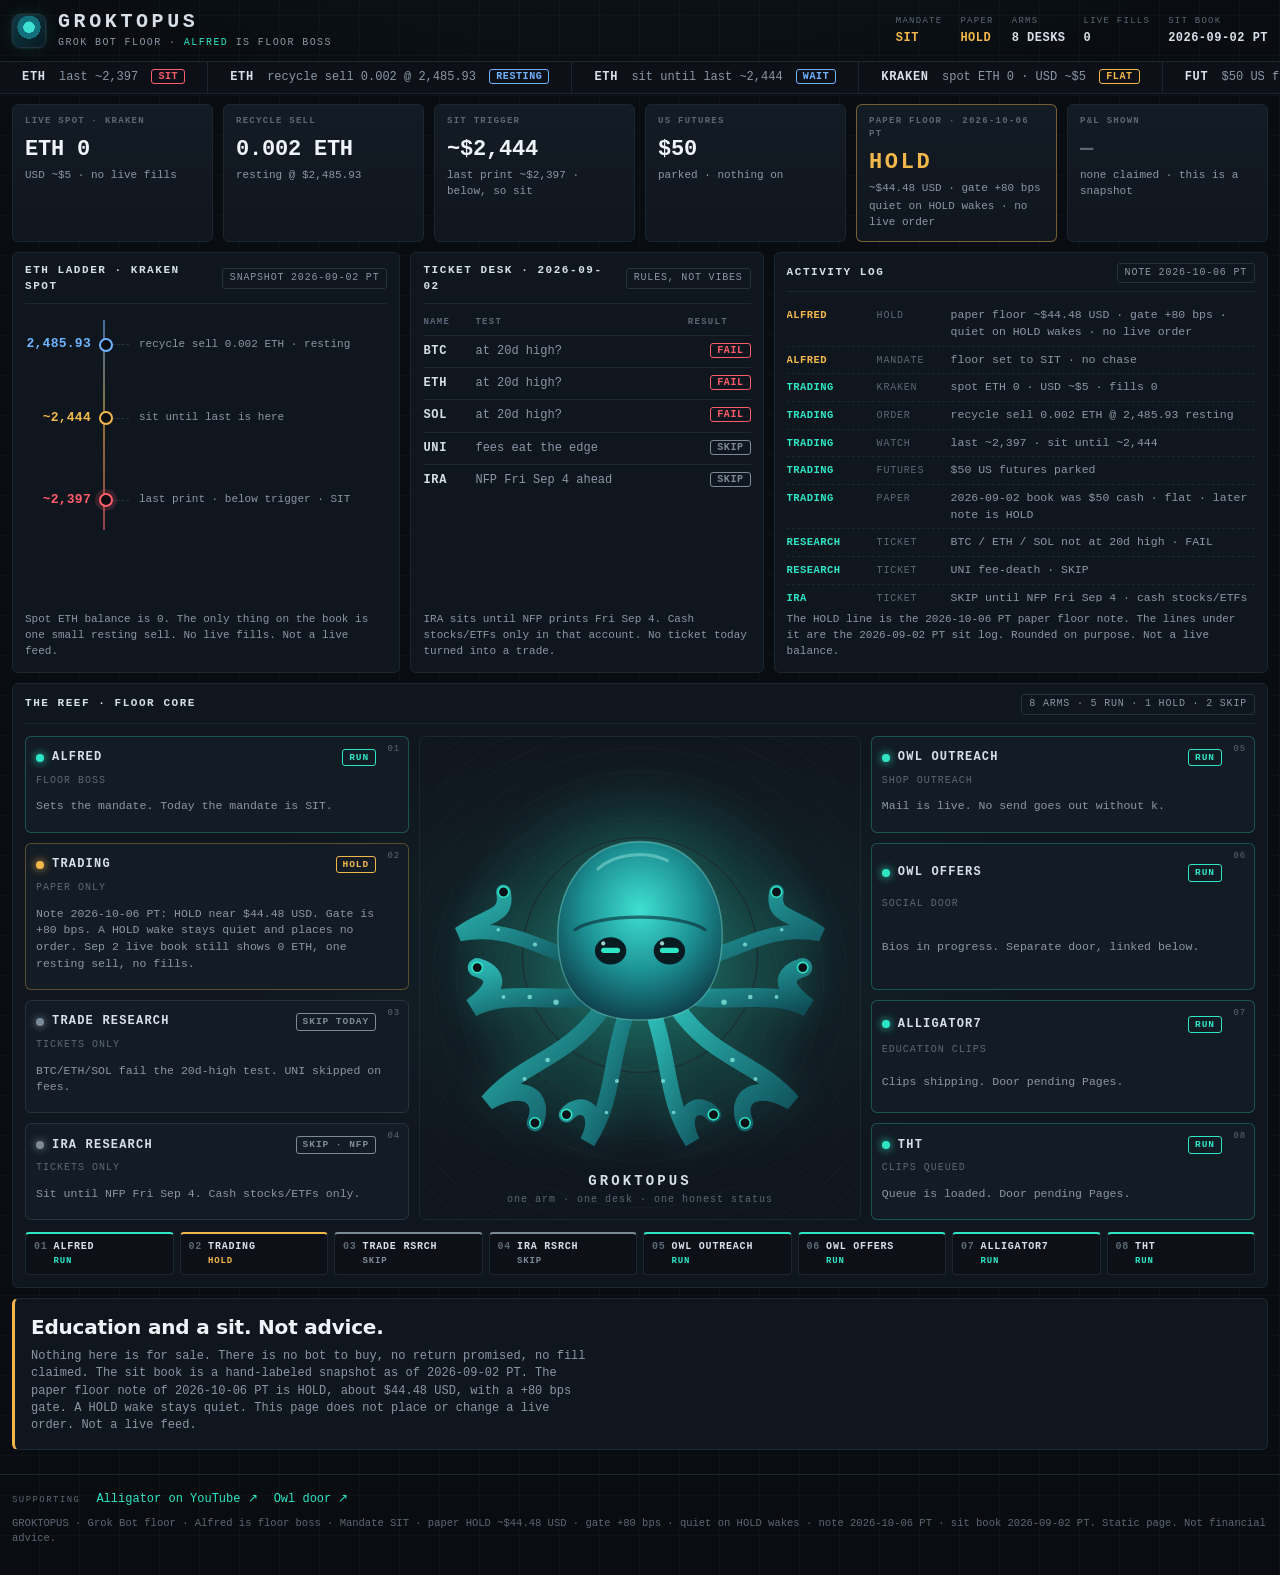
<file: index.html>
<!DOCTYPE html>
<html lang="en">
<head>
  <meta charset="utf-8" />
  <meta name="viewport" content="width=device-width, initial-scale=1" />
  <title>GROKTOPUS — Grok Bot floor. Mandate: SIT.</title>
  <meta name="description" content="GROKTOPUS is the Grok Bot trading floor. Alfred is floor boss. Eight desks, honest status, mandate SIT. Paper note 2026-10-06 PT: HOLD, about $44.48 USD, gate +80 bps, quiet on HOLD wakes. Sit book snapshot 2026-09-02 PT. Education and a sit. Not advice. Nothing for sale." />
  <link rel="canonical" href="https://alligator7-hub.github.io/groktopus-door/" />
  <link rel="icon" href="favicon.svg" type="image/svg+xml" />
  <meta name="theme-color" content="#090c11" />
  <meta property="og:type" content="website" />
  <meta property="og:site_name" content="GROKTOPUS" />
  <meta property="og:title" content="GROKTOPUS — Grok Bot floor. Mandate: SIT." />
  <meta property="og:description" content="Eight desks, honest status, no fake money. Paper note 2026-10-06 PT: HOLD, about $44.48, gate +80 bps. Sit book 2026-09-02 PT. Education and a sit. Not advice." />
  <meta property="og:url" content="https://alligator7-hub.github.io/groktopus-door/" />
  <meta name="twitter:card" content="summary" />
  <link rel="stylesheet" href="styles.css" />
</head>
<body>
  <a class="skip-link" href="#reef">Skip to the floor</a>

  <!-- ====== TOP BAR ====== -->
  <header class="topbar" role="banner">
    <div class="brand">
      <span class="brand-mark" aria-hidden="true"></span>
      <div class="brand-text">
        <h1>GROKTOPUS</h1>
        <p class="brand-sub">GROK BOT FLOOR · <span class="hl">ALFRED</span> IS FLOOR BOSS</p>
      </div>
    </div>
    <dl class="topmeta">
      <div><dt>MANDATE</dt><dd class="mandate">SIT</dd></div>
      <div><dt>PAPER</dt><dd class="mandate">HOLD</dd></div>
      <div><dt>ARMS</dt><dd>8 DESKS</dd></div>
      <div><dt>LIVE FILLS</dt><dd>0</dd></div>
      <div><dt>SIT BOOK</dt><dd>2026-09-02 PT</dd></div>
    </dl>
  </header>

  <!-- ====== TICKER ====== -->
  <div class="ticker" aria-label="Floor ticker. Paper note 2026-10-06 PT is HOLD near 44.48 dollars with an 80 basis point gate. Sit book snapshot 2026-09-02 PT.">
    <div class="ticker-track">
      <ul class="ticker-list">
        <li><b>ETH</b> last ~2,397 <i class="dn">SIT</i></li>
        <li><b>ETH</b> recycle sell 0.002 @ 2,485.93 <i class="wait">RESTING</i></li>
        <li><b>ETH</b> sit until last ~2,444 <i class="wait">WAIT</i></li>
        <li><b>KRAKEN</b> spot ETH 0 · USD ~$5 <i class="flat">FLAT</i></li>
        <li><b>FUT</b> $50 US futures parked <i class="flat">PARKED</i></li>
        <li><b>PAPER</b> HOLD ~$44.48 · gate +80 bps · quiet wakes <i class="flat">HOLD</i></li>
        <li><b>BTC</b> not at 20d high <i class="dn">FAIL</i></li>
        <li><b>ETH</b> not at 20d high <i class="dn">FAIL</i></li>
        <li><b>SOL</b> not at 20d high <i class="dn">FAIL</i></li>
        <li><b>UNI</b> fee-death <i class="skip">SKIP</i></li>
        <li><b>IRA</b> skip until NFP Fri Sep 4 <i class="skip">SKIP</i></li>
        <li><b>FILLS</b> none live <i class="flat">0</i></li>
      </ul>
      <ul class="ticker-list" aria-hidden="true">
        <li><b>ETH</b> last ~2,397 <i class="dn">SIT</i></li>
        <li><b>ETH</b> recycle sell 0.002 @ 2,485.93 <i class="wait">RESTING</i></li>
        <li><b>ETH</b> sit until last ~2,444 <i class="wait">WAIT</i></li>
        <li><b>KRAKEN</b> spot ETH 0 · USD ~$5 <i class="flat">FLAT</i></li>
        <li><b>FUT</b> $50 US futures parked <i class="flat">PARKED</i></li>
        <li><b>PAPER</b> HOLD ~$44.48 · gate +80 bps · quiet wakes <i class="flat">HOLD</i></li>
        <li><b>BTC</b> not at 20d high <i class="dn">FAIL</i></li>
        <li><b>ETH</b> not at 20d high <i class="dn">FAIL</i></li>
        <li><b>SOL</b> not at 20d high <i class="dn">FAIL</i></li>
        <li><b>UNI</b> fee-death <i class="skip">SKIP</i></li>
        <li><b>IRA</b> skip until NFP Fri Sep 4 <i class="skip">SKIP</i></li>
        <li><b>FILLS</b> none live <i class="flat">0</i></li>
      </ul>
    </div>
  </div>

  <main>
    <!-- ====== STAT TILES ====== -->
    <section class="tiles" aria-label="Book snapshot">
      <article class="tile">
        <h2>LIVE SPOT · KRAKEN</h2>
        <p class="big">ETH 0</p>
        <p class="sub">USD ~$5 · no live fills</p>
      </article>
      <article class="tile">
        <h2>RECYCLE SELL</h2>
        <p class="big">0.002 ETH</p>
        <p class="sub">resting @ $2,485.93</p>
      </article>
      <article class="tile">
        <h2>SIT TRIGGER</h2>
        <p class="big">~$2,444</p>
        <p class="sub">last print ~$2,397 · below, so sit</p>
      </article>
      <article class="tile">
        <h2>US FUTURES</h2>
        <p class="big">$50</p>
        <p class="sub">parked · nothing on</p>
      </article>
      <article class="tile hold-tile">
        <h2>PAPER FLOOR · 2026-10-06 PT</h2>
        <p class="big">HOLD</p>
        <p class="sub">~$44.48 USD · gate +80 bps</p>
        <p class="sub">quiet on HOLD wakes · no live order</p>
      </article>
      <article class="tile">
        <h2>P&amp;L SHOWN</h2>
        <p class="big muted">—</p>
        <p class="sub">none claimed · this is a snapshot</p>
      </article>
    </section>

    <!-- ====== LADDER + TICKETS + LOG ====== -->
    <section class="panels">
      <article class="panel ladder-panel">
        <header class="panel-head">
          <h2>ETH LADDER · KRAKEN SPOT</h2>
          <span class="tag">SNAPSHOT 2026-09-02 PT</span>
        </header>
        <div class="ladder" role="img" aria-label="ETH price ladder: recycle sell resting at 2,485.93, sit trigger at about 2,444, last print about 2,397.">
          <div class="rail"></div>
          <div class="rung sell" style="--y:12%">
            <span class="px">2,485.93</span>
            <span class="lbl">recycle sell 0.002 ETH · resting</span>
          </div>
          <div class="rung trig" style="--y:47%">
            <span class="px">~2,444</span>
            <span class="lbl">sit until last is here</span>
          </div>
          <div class="rung last" style="--y:86%">
            <span class="px">~2,397</span>
            <span class="lbl">last print · below trigger · SIT</span>
          </div>
        </div>
        <p class="fine">Spot ETH balance is 0. The only thing on the book is one small resting sell. No live fills. Not a live feed.</p>
      </article>

      <article class="panel tickets-panel">
        <header class="panel-head">
          <h2>TICKET DESK · 2026-09-02</h2>
          <span class="tag">RULES, NOT VIBES</span>
        </header>
        <table class="tickets">
          <thead><tr><th>NAME</th><th>TEST</th><th>RESULT</th></tr></thead>
          <tbody>
            <tr><td>BTC</td><td>at 20d high?</td><td><i class="dn">FAIL</i></td></tr>
            <tr><td>ETH</td><td>at 20d high?</td><td><i class="dn">FAIL</i></td></tr>
            <tr><td>SOL</td><td>at 20d high?</td><td><i class="dn">FAIL</i></td></tr>
            <tr><td>UNI</td><td>fees eat the edge</td><td><i class="skip">SKIP</i></td></tr>
            <tr><td>IRA</td><td>NFP Fri Sep 4 ahead</td><td><i class="skip">SKIP</i></td></tr>
          </tbody>
        </table>
        <p class="fine">IRA sits until NFP prints Fri Sep 4. Cash stocks/ETFs only in that account. No ticket today turned into a trade.</p>
      </article>

      <article class="panel log-panel">
        <header class="panel-head">
          <h2>ACTIVITY LOG</h2>
          <span class="tag">NOTE 2026-10-06 PT</span>
        </header>
        <ol class="log">
          <li><span class="who alfred">ALFRED</span><span class="act">HOLD</span><span class="msg">paper floor ~$44.48 USD · gate +80 bps · quiet on HOLD wakes · no live order</span></li>
          <li><span class="who alfred">ALFRED</span><span class="act">MANDATE</span><span class="msg">floor set to SIT · no chase</span></li>
          <li><span class="who">TRADING</span><span class="act">KRAKEN</span><span class="msg">spot ETH 0 · USD ~$5 · fills 0</span></li>
          <li><span class="who">TRADING</span><span class="act">ORDER</span><span class="msg">recycle sell 0.002 ETH @ 2,485.93 resting</span></li>
          <li><span class="who">TRADING</span><span class="act">WATCH</span><span class="msg">last ~2,397 · sit until ~2,444</span></li>
          <li><span class="who">TRADING</span><span class="act">FUTURES</span><span class="msg">$50 US futures parked</span></li>
          <li><span class="who">TRADING</span><span class="act">PAPER</span><span class="msg">2026-09-02 book was $50 cash · flat · later note is HOLD</span></li>
          <li><span class="who">RESEARCH</span><span class="act">TICKET</span><span class="msg">BTC / ETH / SOL not at 20d high · FAIL</span></li>
          <li><span class="who">RESEARCH</span><span class="act">TICKET</span><span class="msg">UNI fee-death · SKIP</span></li>
          <li><span class="who">IRA</span><span class="act">TICKET</span><span class="msg">SKIP until NFP Fri Sep 4 · cash stocks/ETFs only</span></li>
          <li><span class="who">OUTREACH</span><span class="act">MAIL</span><span class="msg">mail live · no send without k</span></li>
          <li><span class="who">OFFERS</span><span class="act">SOCIAL</span><span class="msg">bios in progress</span></li>
          <li><span class="who">ALLIGATOR7</span><span class="act">CLIPS</span><span class="msg">education clips · door pending Pages</span></li>
          <li><span class="who">THT</span><span class="act">CLIPS</span><span class="msg">queued · door pending Pages</span></li>
        </ol>
        <p class="fine">The HOLD line is the 2026-10-06 PT paper floor note. The lines under it are the 2026-09-02 PT sit log. Rounded on purpose. Not a live balance.</p>
      </article>
    </section>

    <!-- ====== THE REEF: OCTOPUS + EIGHT DESKS ====== -->
    <section class="reef" id="reef" aria-labelledby="reef-title">
      <header class="panel-head reef-head">
        <h2 id="reef-title">THE REEF · FLOOR CORE</h2>
        <span class="tag">8 ARMS · 5 RUN · 1 HOLD · 2 SKIP</span>
      </header>

      <div class="reef-grid">
        <!-- Left column -->
        <article class="desk run" style="--n:'01'">
          <header><span class="dot"></span><h3>ALFRED</h3><span class="state">RUN</span></header>
          <p class="role">floor boss</p>
          <p class="note">Sets the mandate. Today the mandate is SIT.</p>
        </article>
        <article class="desk sit" style="--n:'02'">
          <header><span class="dot"></span><h3>TRADING</h3><span class="state">HOLD</span></header>
          <p class="role">paper only</p>
          <p class="note">Note 2026-10-06 PT: HOLD near $44.48 USD. Gate is +80 bps. A HOLD wake stays quiet and places no order. Sep 2 live book still shows 0 ETH, one resting sell, no fills.</p>
        </article>
        <article class="desk skip" style="--n:'03'">
          <header><span class="dot"></span><h3>TRADE RESEARCH</h3><span class="state">SKIP TODAY</span></header>
          <p class="role">tickets only</p>
          <p class="note">BTC/ETH/SOL fail the 20d-high test. UNI skipped on fees.</p>
        </article>
        <article class="desk skip" style="--n:'04'">
          <header><span class="dot"></span><h3>IRA RESEARCH</h3><span class="state">SKIP · NFP</span></header>
          <p class="role">tickets only</p>
          <p class="note">Sit until NFP Fri Sep 4. Cash stocks/ETFs only.</p>
        </article>

        <!-- Center: original octopus -->
        <figure class="core" aria-label="Original GROKTOPUS octopus mark, eight arms reaching to eight desks">
          <svg viewBox="0 0 400 400" xmlns="http://www.w3.org/2000/svg" role="img">
            <title>GROKTOPUS</title>
            <defs>
              <radialGradient id="mantle" cx="50%" cy="38%" r="65%">
                <stop offset="0" stop-color="#3ee0d2"/>
                <stop offset="0.55" stop-color="#1c8f92"/>
                <stop offset="1" stop-color="#0d3b48"/>
              </radialGradient>
              <linearGradient id="arm" x1="0" y1="0" x2="1" y2="1">
                <stop offset="0" stop-color="#2bb7b3"/>
                <stop offset="1" stop-color="#0f4d57"/>
              </linearGradient>
              <radialGradient id="glow" cx="50%" cy="50%" r="50%">
                <stop offset="0" stop-color="#2ee6c5" stop-opacity=".28"/>
                <stop offset="1" stop-color="#2ee6c5" stop-opacity="0"/>
              </radialGradient>
            </defs>

            <!-- orbit rings -->
            <circle cx="200" cy="200" r="186" fill="url(#glow)"/>
            <circle cx="200" cy="200" r="150" fill="none" stroke="#1d2a33" stroke-width="1" stroke-dasharray="3 7"/>
            <circle cx="200" cy="200" r="112" fill="none" stroke="#1d2a33" stroke-width="1"/>

            <!-- eight arms: tapered strokes, one per desk -->
            <g fill="none" stroke="url(#arm)" stroke-linecap="round" class="arms">
              <path d="M170 235 C120 250, 80 230, 40 250 C60 235, 70 220, 45 212" stroke-width="18"/>
              <path d="M165 250 C130 300, 90 300, 55 340 C90 320, 110 335, 100 360" stroke-width="16"/>
              <path d="M185 262 C170 310, 175 340, 150 378 C165 350, 145 335, 130 352" stroke-width="15"/>
              <path d="M215 262 C230 310, 225 340, 250 378 C235 350, 255 335, 270 352" stroke-width="15"/>
              <path d="M235 250 C270 300, 310 300, 345 340 C310 320, 290 335, 300 360" stroke-width="16"/>
              <path d="M230 235 C280 250, 320 230, 360 250 C340 235, 330 220, 355 212" stroke-width="18"/>
              <path d="M238 210 C290 200, 320 170, 372 180 C345 160, 325 165, 330 140" stroke-width="14"/>
              <path d="M162 210 C110 200, 80 170, 28 180 C55 160, 75 165, 70 140" stroke-width="14"/>
            </g>
            <!-- suckers -->
            <g fill="#8ff2e6" opacity=".7">
              <circle cx="120" cy="245" r="2.6"/><circle cx="95" cy="240" r="2.2"/><circle cx="70" cy="240" r="1.8"/>
              <circle cx="280" cy="245" r="2.6"/><circle cx="305" cy="240" r="2.2"/><circle cx="330" cy="240" r="1.8"/>
              <circle cx="112" cy="300" r="2.2"/><circle cx="90" cy="318" r="1.9"/>
              <circle cx="288" cy="300" r="2.2"/><circle cx="310" cy="318" r="1.9"/>
              <circle cx="178" cy="320" r="2"/><circle cx="168" cy="350" r="1.7"/>
              <circle cx="222" cy="320" r="2"/><circle cx="232" cy="350" r="1.7"/>
              <circle cx="300" cy="190" r="2"/><circle cx="335" cy="176" r="1.7"/>
              <circle cx="100" cy="190" r="2"/><circle cx="65" cy="176" r="1.7"/>
            </g>

            <!-- mantle: tall rounded head -->
            <path d="M200 92 C252 92, 282 138, 278 190 C275 236, 250 262, 200 262 C150 262, 125 236, 122 190 C118 138, 148 92, 200 92 Z" fill="url(#mantle)" stroke="#8ff2e6" stroke-opacity=".35" stroke-width="1.5"/>
            <!-- brow band -->
            <path d="M138 176 C160 160, 240 160, 262 176" fill="none" stroke="#0b2b33" stroke-width="3" stroke-linecap="round" opacity=".6"/>
            <!-- eyes: horizontal bar pupils, calm not cartoon -->
            <g>
              <ellipse cx="172" cy="196" rx="15" ry="13" fill="#071b21"/>
              <ellipse cx="228" cy="196" rx="15" ry="13" fill="#071b21"/>
              <rect x="163" y="193" width="18" height="5" rx="2.5" fill="#2ee6c5"/>
              <rect x="219" y="193" width="18" height="5" rx="2.5" fill="#2ee6c5"/>
              <circle cx="165" cy="189" r="2" fill="#bffff5" opacity=".8"/>
              <circle cx="221" cy="189" r="2" fill="#bffff5" opacity=".8"/>
            </g>
            <!-- mantle sheen -->
            <path d="M160 118 C175 104, 205 100, 226 110" fill="none" stroke="#bffff5" stroke-opacity=".35" stroke-width="3" stroke-linecap="round"/>
            <!-- desk nodes at arm tips -->
            <g class="nodes" fill="#0b1117" stroke="#2ee6c5" stroke-width="1.5">
              <circle cx="45" cy="212" r="5"/><circle cx="100" cy="360" r="5"/><circle cx="130" cy="352" r="5"/><circle cx="270" cy="352" r="5"/>
              <circle cx="300" cy="360" r="5"/><circle cx="355" cy="212" r="5"/><circle cx="330" cy="140" r="5"/><circle cx="70" cy="140" r="5"/>
            </g>
          </svg>
          <figcaption>
            <span class="core-title">GROKTOPUS</span>
            <span class="core-sub">one arm · one desk · one honest status</span>
          </figcaption>
        </figure>

        <!-- Right column -->
        <article class="desk run" style="--n:'05'">
          <header><span class="dot"></span><h3>OWL OUTREACH</h3><span class="state">RUN</span></header>
          <p class="role">shop outreach</p>
          <p class="note">Mail is live. No send goes out without k.</p>
        </article>
        <article class="desk run" style="--n:'06'">
          <header><span class="dot"></span><h3>OWL OFFERS</h3><span class="state">RUN</span></header>
          <p class="role">social door</p>
          <p class="note">Bios in progress. Separate door, linked below.</p>
        </article>
        <article class="desk run" style="--n:'07'">
          <header><span class="dot"></span><h3>ALLIGATOR7</h3><span class="state">RUN</span></header>
          <p class="role">education clips</p>
          <p class="note">Clips shipping. Door pending Pages.</p>
        </article>
        <article class="desk run" style="--n:'08'">
          <header><span class="dot"></span><h3>THT</h3><span class="state">RUN</span></header>
          <p class="role">clips queued</p>
          <p class="note">Queue is loaded. Door pending Pages.</p>
        </article>
      </div>

      <!-- Roll call strip -->
      <ol class="rollcall" aria-label="Eight arms roll call">
        <li class="run"><b>01</b>ALFRED<i>RUN</i></li>
        <li class="sit"><b>02</b>TRADING<i>HOLD</i></li>
        <li class="skip"><b>03</b>TRADE RSRCH<i>SKIP</i></li>
        <li class="skip"><b>04</b>IRA RSRCH<i>SKIP</i></li>
        <li class="run"><b>05</b>OWL OUTREACH<i>RUN</i></li>
        <li class="run"><b>06</b>OWL OFFERS<i>RUN</i></li>
        <li class="run"><b>07</b>ALLIGATOR7<i>RUN</i></li>
        <li class="run"><b>08</b>THT<i>RUN</i></li>
      </ol>
    </section>

    <!-- ====== THE LINE ====== -->
    <section class="line" aria-label="What this page is">
      <p class="line-main">Education and a sit. Not advice.</p>
      <p class="line-sub">Nothing here is for sale. There is no bot to buy, no return promised, no fill claimed. The sit book is a hand-labeled snapshot as of 2026-09-02 PT. The paper floor note of 2026-10-06 PT is HOLD, about $44.48 USD, with a +80 bps gate. A HOLD wake stays quiet. This page does not place or change a live order. Not a live feed.</p>
    </section>
  </main>

  <footer class="foot">
    <div class="foot-links">
      <span class="foot-label">SUPPORTING</span>
      <a href="https://www.youtube.com/channel/UCKOJdD9WkZSSrFBQMr-6TzQ" rel="noopener" target="_blank">Alligator on YouTube ↗</a>
      <a href="https://alligator7-hub.github.io/owl-offers-door/" rel="noopener" target="_blank">Owl door ↗</a>
    </div>
    <p class="foot-fine">GROKTOPUS · Grok Bot floor · Alfred is floor boss · Mandate SIT · paper HOLD ~$44.48 USD · gate +80 bps · quiet on HOLD wakes · note 2026-10-06 PT · sit book 2026-09-02 PT. Static page. Not financial advice.</p>
  </footer>
</body>
</html>
</file>
<file: styles.css>
/* GROKTOPUS door — dark command-center, dense, honest. Static. */

:root {
  --bg: #090c11;
  --bg-2: #0d1117;
  --panel: #10161e;
  --panel-2: #131b24;
  --line: #1c2631;
  --line-2: #26323f;
  --text: #d7e0e8;
  --text-dim: #8a97a5;
  --text-mute: #5b6875;
  --run: #2ee6c5;
  --sit: #f2b84b;
  --skip: #7d8b99;
  --fail: #ff5d6c;
  --wait: #6fb4ff;
  --mono: ui-monospace, "SFMono-Regular", Menlo, Consolas, "Liberation Mono", monospace;
  --sans: "Inter", system-ui, -apple-system, "Segoe UI", Roboto, sans-serif;
  --r: 6px;
  --gap: 10px;
}

* { box-sizing: border-box; }
html { background: var(--bg); color-scheme: dark; }
body {
  margin: 0;
  font-family: var(--mono);
  font-size: 13px;
  line-height: 1.45;
  color: var(--text);
  background:
    radial-gradient(1200px 500px at 50% -10%, rgba(46, 230, 197, 0.06), transparent 60%),
    repeating-linear-gradient(0deg, transparent 0 39px, rgba(255, 255, 255, 0.018) 39px 40px),
    repeating-linear-gradient(90deg, transparent 0 39px, rgba(255, 255, 255, 0.018) 39px 40px),
    var(--bg);
  -webkit-font-smoothing: antialiased;
}
a { color: var(--run); text-decoration: none; }
a:hover, a:focus-visible { text-decoration: underline; }
h1, h2, h3, p, dl, dd, dt, ol, ul, figure { margin: 0; }
ol, ul { padding: 0; list-style: none; }

.skip-link {
  position: absolute; left: -9999px; top: 8px; padding: 6px 10px;
  background: var(--run); color: #031a17; z-index: 100; border-radius: var(--r);
}
.skip-link:focus { left: 8px; }

main { max-width: 1320px; margin: 0 auto; padding: 0 12px 24px; display: grid; gap: var(--gap); }

/* ---------- status tokens ---------- */
i.dn, i.skip, i.wait, i.flat, i.run {
  font-style: normal; font-weight: 700; font-size: 10px; letter-spacing: .06em;
  padding: 1px 6px; border-radius: 3px; border: 1px solid currentColor; margin-left: 6px; vertical-align: 1px;
}
i.dn { color: var(--fail); }
i.skip { color: var(--skip); }
i.wait { color: var(--wait); }
i.flat { color: var(--sit); }
i.run { color: var(--run); }

.tag {
  font-size: 10px; letter-spacing: .08em; color: var(--text-dim);
  border: 1px solid var(--line-2); padding: 2px 7px; border-radius: 3px; white-space: nowrap;
}
.hl { color: var(--run); }

/* ---------- top bar ---------- */
.topbar {
  max-width: 1320px; margin: 0 auto; padding: 12px 12px 10px;
  display: flex; align-items: center; justify-content: space-between; gap: 16px; flex-wrap: wrap;
}
.brand { display: flex; align-items: center; gap: 12px; }
.brand-mark {
  width: 34px; height: 34px; border-radius: 8px; flex: 0 0 auto;
  background:
    radial-gradient(circle at 50% 38%, #3ee0d2 0 22%, #14707a 23% 45%, transparent 46%),
    linear-gradient(135deg, #0f3a44, #071a21);
  border: 1px solid var(--line-2);
  box-shadow: 0 0 0 1px rgba(46, 230, 197, 0.08), 0 0 18px rgba(46, 230, 197, 0.12);
}
.brand h1 { font-size: 20px; letter-spacing: .18em; font-weight: 800; line-height: 1; }
.brand-sub { font-size: 10px; letter-spacing: .14em; color: var(--text-dim); margin-top: 4px; }
.topmeta { display: flex; gap: 18px; flex-wrap: wrap; }
.topmeta div { display: grid; gap: 2px; }
.topmeta dt { font-size: 9px; letter-spacing: .14em; color: var(--text-mute); }
.topmeta dd { font-size: 12px; font-weight: 700; letter-spacing: .04em; }
.topmeta .mandate { color: var(--sit); }

/* ---------- ticker ---------- */
.ticker {
  border-top: 1px solid var(--line); border-bottom: 1px solid var(--line);
  background: var(--bg-2); overflow: hidden; white-space: nowrap; margin-bottom: var(--gap);
}
.ticker-track { display: inline-flex; animation: tick 46s linear infinite; }
.ticker:hover .ticker-track { animation-play-state: paused; }
.ticker-list { display: inline-flex; }
.ticker-list li { padding: 7px 22px; border-right: 1px solid var(--line); font-size: 12px; color: var(--text-dim); }
.ticker-list b { color: var(--text); margin-right: 6px; letter-spacing: .06em; }
@keyframes tick { from { transform: translateX(0); } to { transform: translateX(-50%); } }
@media (prefers-reduced-motion: reduce) {
  .ticker-track { animation: none; flex-wrap: wrap; }
  .ticker { white-space: normal; }
  .ticker-list[aria-hidden] { display: none; }
}

/* ---------- tiles ---------- */
.tiles { display: grid; grid-template-columns: repeat(6, 1fr); gap: var(--gap); }
.tile {
  background: linear-gradient(180deg, var(--panel-2), var(--panel));
  border: 1px solid var(--line); border-radius: var(--r); padding: 10px 12px; min-width: 0;
}
.tile h2 { font-size: 9px; letter-spacing: .14em; color: var(--text-mute); font-weight: 600; }
.tile .big { font-size: 22px; font-weight: 800; margin-top: 6px; letter-spacing: -.01em; color: #eef4f8; }
.tile .big.muted { color: var(--text-mute); }
.tile .sub { font-size: 11px; color: var(--text-dim); margin-top: 2px; }
.tile.hold-tile { border-color: rgba(242, 184, 75, 0.45); }
.tile.hold-tile .big { color: var(--sit); letter-spacing: .12em; }
@media (max-width: 1000px) { .tiles { grid-template-columns: repeat(3, 1fr); } }
@media (max-width: 560px) { .tiles { grid-template-columns: repeat(2, 1fr); } .tile .big { font-size: 19px; } }

/* ---------- panels ---------- */
.panels { display: grid; grid-template-columns: 1.1fr 1fr 1.4fr; gap: var(--gap); }
.panel {
  background: var(--panel); border: 1px solid var(--line); border-radius: var(--r);
  padding: 10px 12px 12px; min-width: 0; display: flex; flex-direction: column; gap: 10px;
}
.panel-head {
  display: flex; align-items: center; justify-content: space-between; gap: 10px;
  padding-bottom: 8px; border-bottom: 1px solid var(--line);
}
.panel-head h2 { font-size: 11px; letter-spacing: .14em; font-weight: 700; color: var(--text); }
.fine { font-size: 11px; color: var(--text-dim); margin-top: auto; }
@media (max-width: 1000px) { .panels { grid-template-columns: 1fr 1fr; } .log-panel { grid-column: 1 / -1; } }
@media (max-width: 640px) { .panels { grid-template-columns: 1fr; } }

/* ladder */
.ladder { position: relative; height: 210px; margin: 6px 0 4px 78px; }
.ladder .rail {
  position: absolute; left: 0; top: 0; bottom: 0; width: 2px;
  background: linear-gradient(180deg, var(--wait), var(--sit) 50%, var(--fail));
  opacity: .55;
}
.rung {
  position: absolute; left: 0; top: var(--y); transform: translateY(-50%);
  display: flex; align-items: center; gap: 10px; white-space: nowrap;
}
.rung::before {
  content: ""; width: 26px; height: 0; border-top: 1px dashed var(--line-2);
}
.rung .px {
  position: absolute; right: calc(100% + 12px); font-weight: 800; font-size: 13px; letter-spacing: .02em;
}
.rung .lbl { font-size: 11px; color: var(--text-dim); }
.rung::after {
  content: ""; position: absolute; left: -4px; width: 10px; height: 10px; border-radius: 50%;
  background: var(--bg); border: 2px solid currentColor;
}
.rung.sell { color: var(--wait); }
.rung.trig { color: var(--sit); }
.rung.last { color: var(--fail); }
.rung.last::after { box-shadow: 0 0 0 4px rgba(255, 93, 108, 0.15); }
@media (max-width: 420px) { .rung .lbl { white-space: normal; max-width: 150px; line-height: 1.25; } }

/* tickets */
.tickets { width: 100%; border-collapse: collapse; font-size: 12px; }
.tickets th {
  text-align: left; font-size: 9px; letter-spacing: .14em; color: var(--text-mute); font-weight: 600;
  padding: 2px 0 6px;
}
.tickets td { padding: 7px 0; border-top: 1px solid var(--line); color: var(--text-dim); }
.tickets td:first-child { color: var(--text); font-weight: 700; letter-spacing: .06em; width: 52px; }
.tickets td:last-child { text-align: right; }
.tickets td:last-child i { margin-left: 0; }

/* log */
.log { display: grid; gap: 0; font-size: 11.5px; max-height: 300px; overflow: auto; scrollbar-width: thin; }
.log li {
  display: grid; grid-template-columns: 82px 66px 1fr; gap: 8px; padding: 5px 0;
  border-bottom: 1px dashed var(--line); align-items: baseline;
}
.log li:last-child { border-bottom: 0; }
.log .who { color: var(--run); font-weight: 700; letter-spacing: .04em; font-size: 10.5px; }
.log .who.alfred { color: var(--sit); }
.log .act { color: var(--text-mute); font-size: 10px; letter-spacing: .08em; }
.log .msg { color: var(--text-dim); }
@media (max-width: 420px) { .log li { grid-template-columns: 74px 1fr; } .log .act { display: none; } }

/* ---------- reef ---------- */
.reef {
  background:
    radial-gradient(600px 320px at 50% 45%, rgba(46, 230, 197, 0.07), transparent 70%),
    var(--panel);
  border: 1px solid var(--line); border-radius: var(--r); padding: 10px 12px 12px;
  display: grid; gap: 12px;
}
.reef-grid {
  display: grid;
  grid-template-columns: minmax(0, 1fr) minmax(280px, 1.15fr) minmax(0, 1fr);
  grid-template-rows: repeat(4, minmax(0, auto));
  gap: var(--gap);
  align-items: stretch;
}
.reef-grid .core { grid-column: 2; grid-row: 1 / 5; }
.reef-grid .desk:nth-of-type(1) { grid-area: 1 / 1; }
.reef-grid .desk:nth-of-type(2) { grid-area: 2 / 1; }
.reef-grid .desk:nth-of-type(3) { grid-area: 3 / 1; }
.reef-grid .desk:nth-of-type(4) { grid-area: 4 / 1; }
.reef-grid .desk:nth-of-type(5) { grid-area: 1 / 3; }
.reef-grid .desk:nth-of-type(6) { grid-area: 2 / 3; }
.reef-grid .desk:nth-of-type(7) { grid-area: 3 / 3; }
.reef-grid .desk:nth-of-type(8) { grid-area: 4 / 3; }

.core {
  display: flex; flex-direction: column; align-items: center; justify-content: center; gap: 6px;
  border: 1px solid var(--line); border-radius: var(--r); padding: 8px;
  background:
    radial-gradient(circle at 50% 50%, rgba(46, 230, 197, 0.05), transparent 60%),
    repeating-radial-gradient(circle at 50% 50%, transparent 0 22px, rgba(255, 255, 255, 0.02) 22px 23px);
}
.core svg { width: 100%; max-width: 420px; height: auto; display: block; filter: drop-shadow(0 0 22px rgba(46, 230, 197, 0.16)); }
.core figcaption { display: grid; text-align: center; gap: 2px; padding-bottom: 4px; }
.core-title { font-size: 14px; font-weight: 800; letter-spacing: .22em; }
.core-sub { font-size: 10px; letter-spacing: .1em; color: var(--text-mute); }

.desk {
  position: relative; background: var(--panel-2); border: 1px solid var(--line); border-radius: var(--r);
  padding: 9px 10px 10px; display: grid; gap: 4px; min-width: 0;
}
.desk::before {
  content: var(--n); position: absolute; top: 6px; right: 8px;
  font-size: 9px; color: var(--text-mute); letter-spacing: .1em;
}
.desk header { display: flex; align-items: center; gap: 8px; padding-right: 22px; }
.desk h3 { font-size: 12px; letter-spacing: .1em; font-weight: 800; }
.desk .dot { width: 8px; height: 8px; border-radius: 50%; flex: 0 0 auto; background: currentColor; box-shadow: 0 0 8px currentColor; }
.desk .state { margin-left: auto; font-size: 9.5px; letter-spacing: .1em; font-weight: 700; padding: 1px 6px; border: 1px solid currentColor; border-radius: 3px; white-space: nowrap; }
.desk .role { font-size: 10px; letter-spacing: .1em; color: var(--text-mute); text-transform: uppercase; }
.desk .note { font-size: 11.5px; color: var(--text-dim); }
.desk.run { color: var(--run); }
.desk.sit { color: var(--sit); }
.desk.skip { color: var(--skip); }
.desk.run { border-color: rgba(46, 230, 197, 0.28); }
.desk.sit { border-color: rgba(242, 184, 75, 0.32); }
.desk.skip { border-color: var(--line-2); }
.desk h3, .desk .note { color: var(--text); }
.desk .note { color: var(--text-dim); }

@media (max-width: 900px) {
  .reef-grid { grid-template-columns: repeat(2, minmax(0, 1fr)); grid-template-rows: auto; }
  .reef-grid .core { grid-column: 1 / -1; grid-row: 1; }
  .reef-grid .desk:nth-of-type(n) { grid-area: auto; }
  .core svg { max-width: 300px; }
}
@media (max-width: 520px) {
  .reef-grid { grid-template-columns: 1fr; }
  .core svg { max-width: 240px; }
}

/* roll call */
.rollcall { display: grid; grid-template-columns: repeat(8, 1fr); gap: 6px; }
.rollcall li {
  display: grid; grid-template-columns: auto 1fr; grid-template-rows: auto auto; column-gap: 6px;
  background: var(--bg-2); border: 1px solid var(--line); border-top: 2px solid currentColor;
  border-radius: 4px; padding: 6px 8px; font-size: 10px; letter-spacing: .08em; font-weight: 700;
  color: var(--text); min-width: 0; white-space: nowrap; overflow: hidden; text-overflow: ellipsis;
}
.rollcall b { color: var(--text-mute); font-weight: 600; grid-row: 1 / 3; align-self: start; }
.rollcall i { font-style: normal; font-size: 9px; color: inherit; }
.rollcall .run { color: var(--run); }
.rollcall .sit { color: var(--sit); }
.rollcall .skip { color: var(--skip); }
.rollcall li.run, .rollcall li.sit, .rollcall li.skip { color: var(--text); }
.rollcall li.run { border-top-color: var(--run); } .rollcall li.run i { color: var(--run); }
.rollcall li.sit { border-top-color: var(--sit); } .rollcall li.sit i { color: var(--sit); }
.rollcall li.skip { border-top-color: var(--skip); } .rollcall li.skip i { color: var(--skip); }
@media (max-width: 900px) { .rollcall { grid-template-columns: repeat(4, 1fr); } }
@media (max-width: 480px) { .rollcall { grid-template-columns: repeat(2, 1fr); } }

/* ---------- the line ---------- */
.line {
  border: 1px solid var(--line); border-left: 3px solid var(--sit); border-radius: var(--r);
  background: var(--panel); padding: 14px 16px; display: grid; gap: 6px;
}
.line-main { font-family: var(--sans); font-size: 20px; font-weight: 700; letter-spacing: -.01em; color: #eef4f8; }
.line-sub { font-size: 12px; color: var(--text-dim); max-width: 78ch; }

/* ---------- footer ---------- */
.foot {
  max-width: 1320px; margin: 0 auto; padding: 6px 12px 28px;
  display: grid; gap: 8px; border-top: 1px solid var(--line);
}
.foot-links { display: flex; gap: 16px; flex-wrap: wrap; align-items: baseline; padding-top: 10px; }
.foot-label { font-size: 9px; letter-spacing: .16em; color: var(--text-mute); }
.foot-links a { font-size: 12px; }
.foot-fine { font-size: 10.5px; color: var(--text-mute); }
</file>
